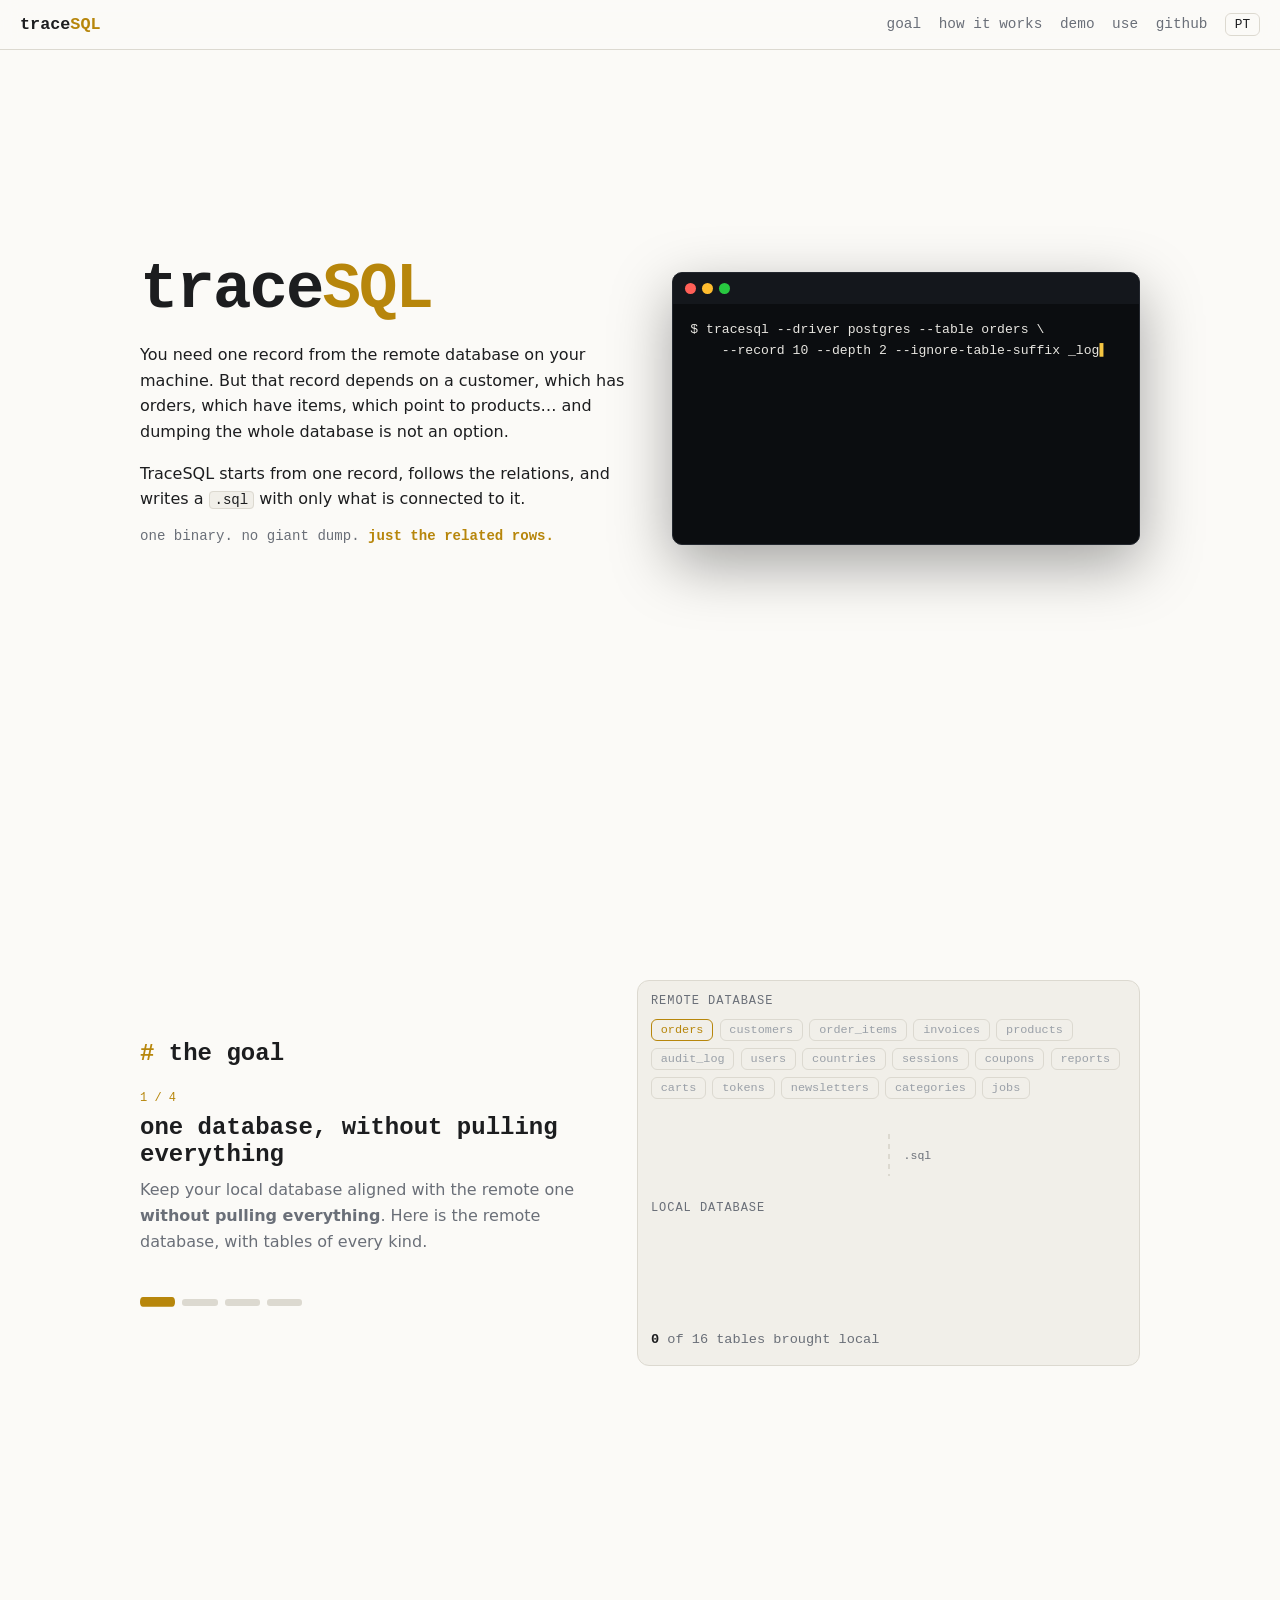
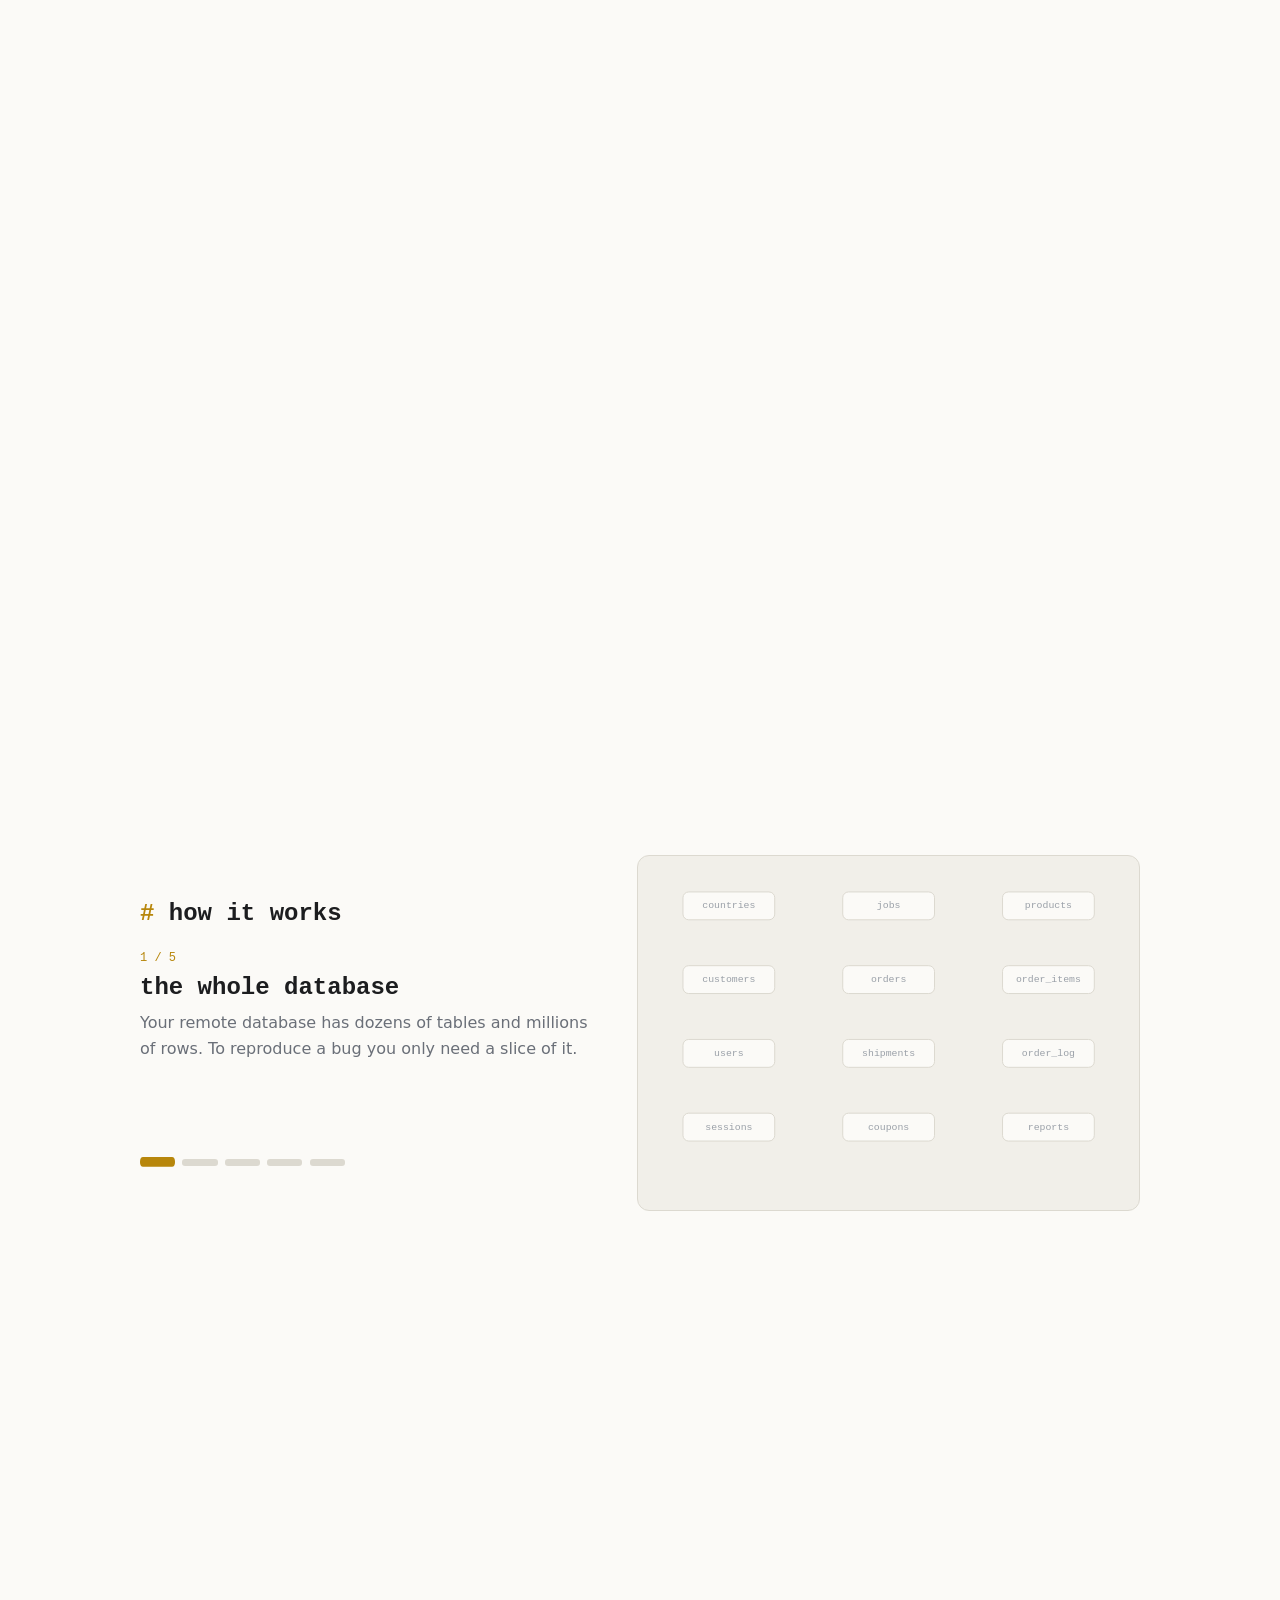
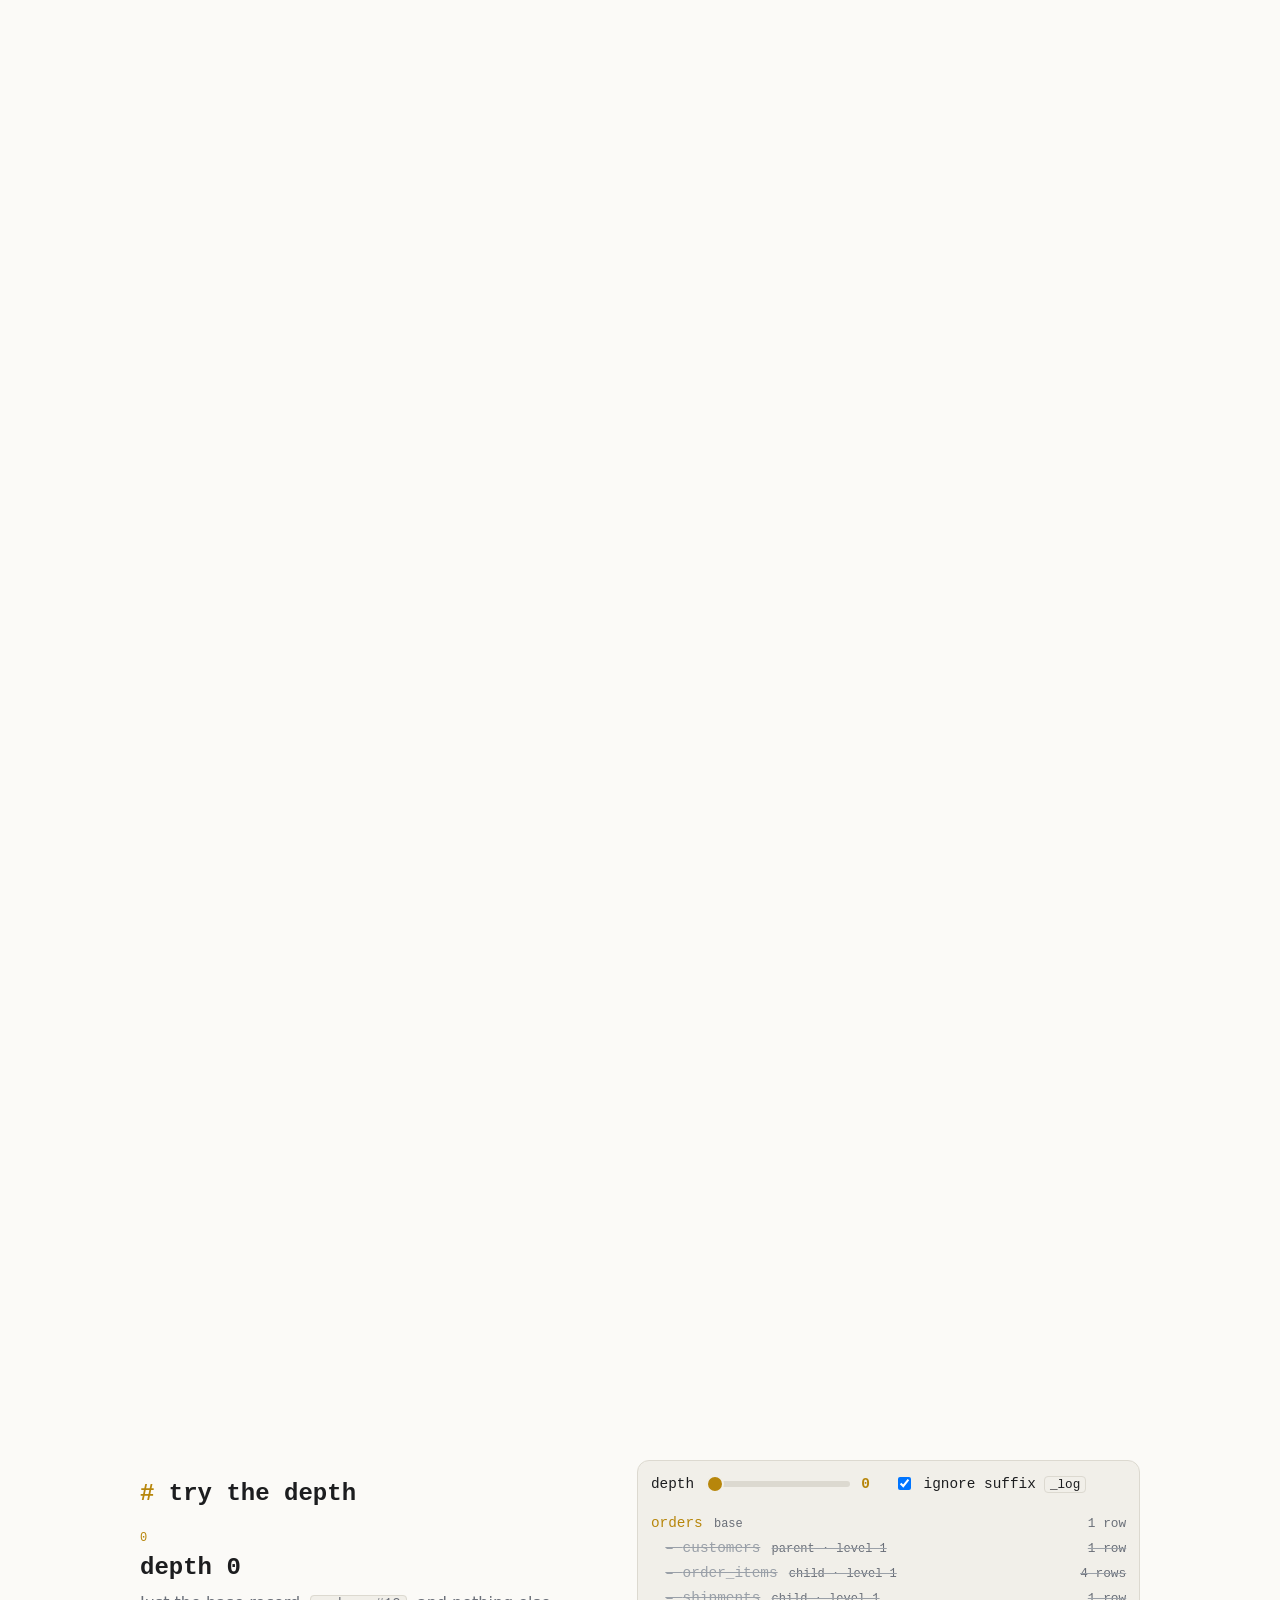
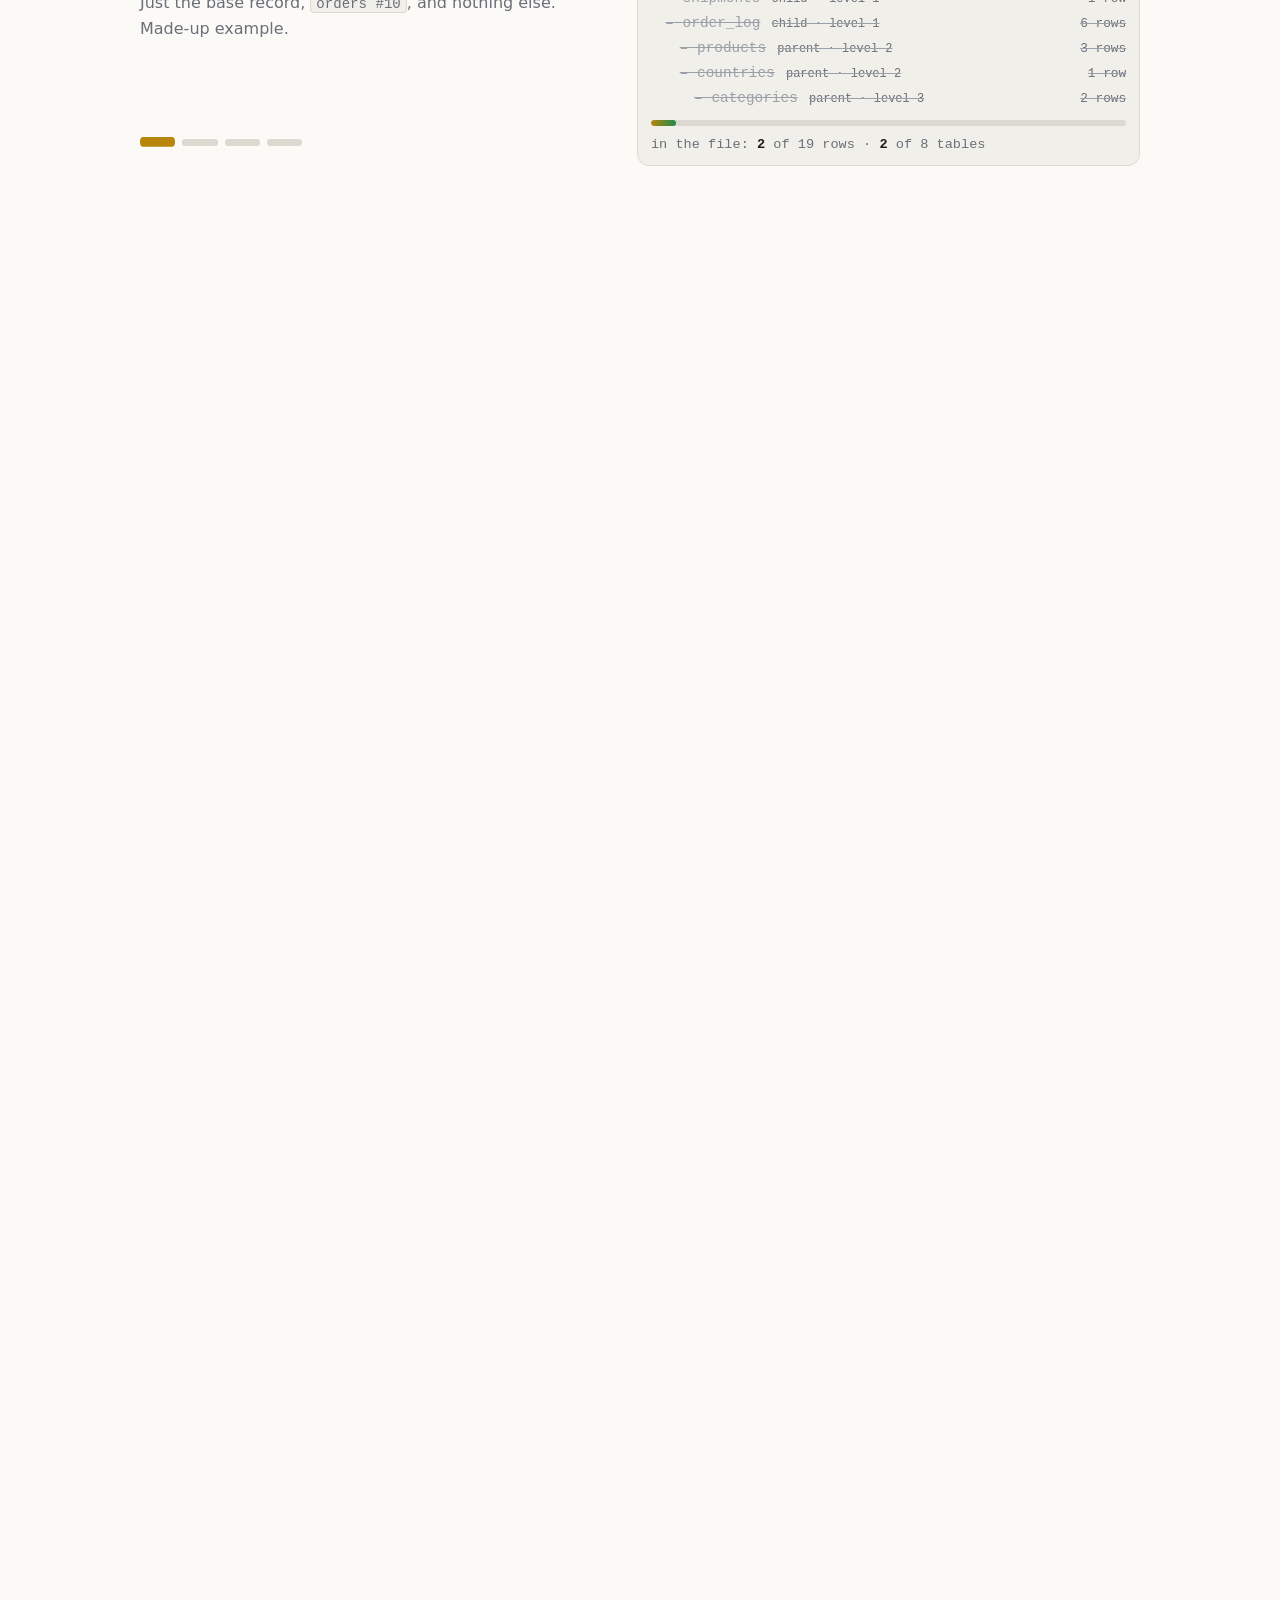
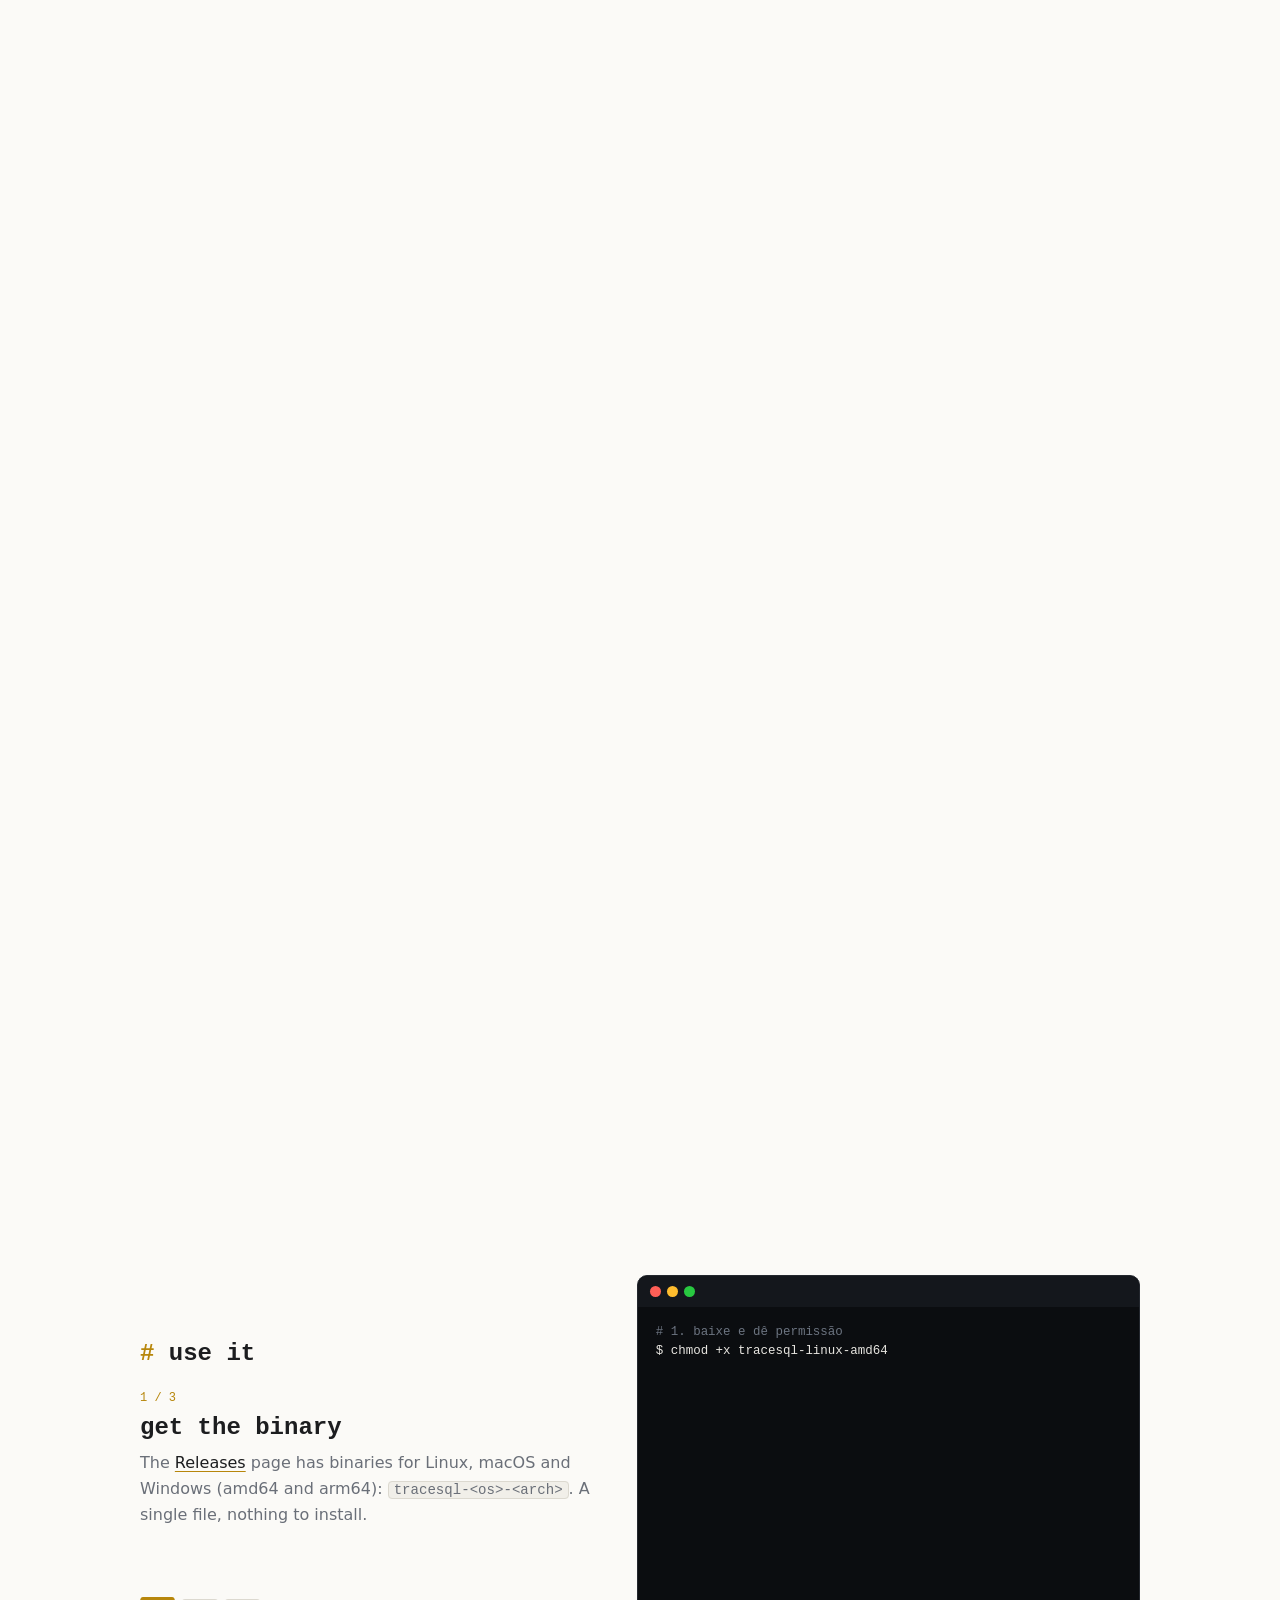
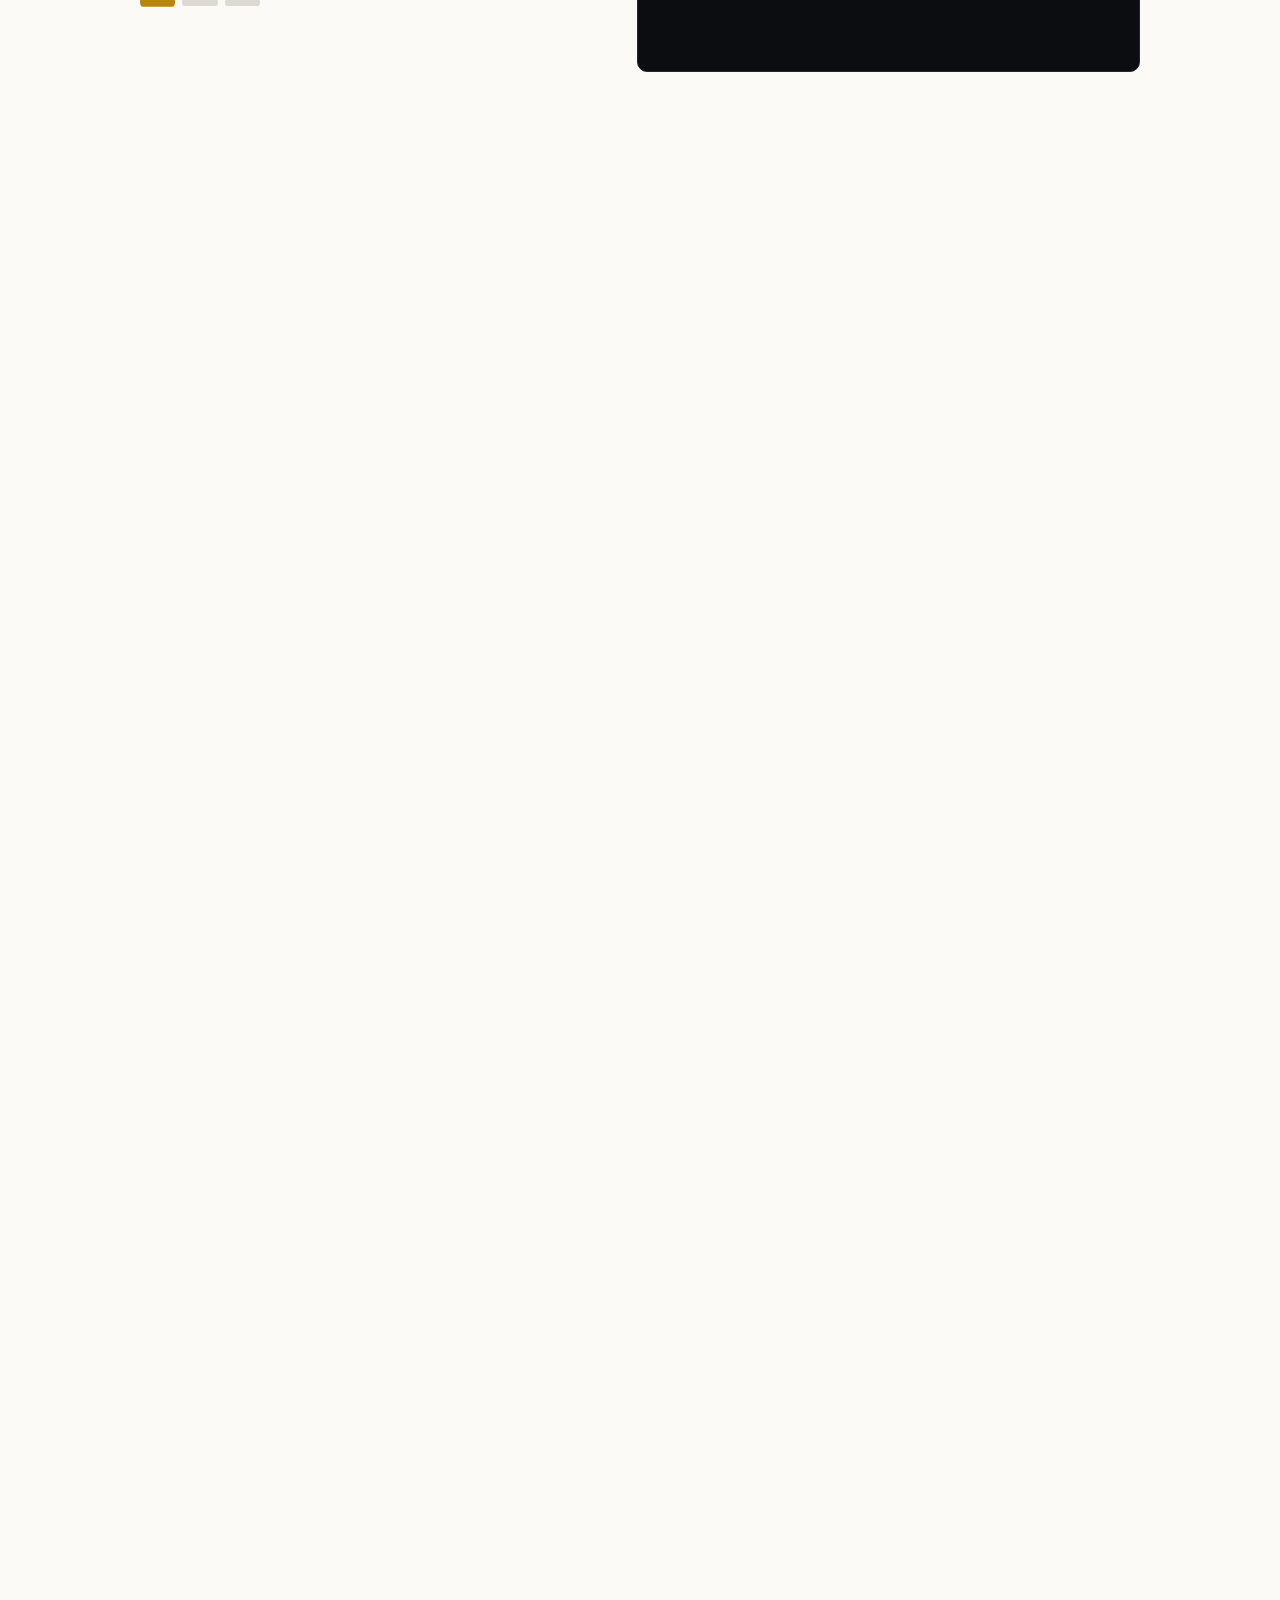
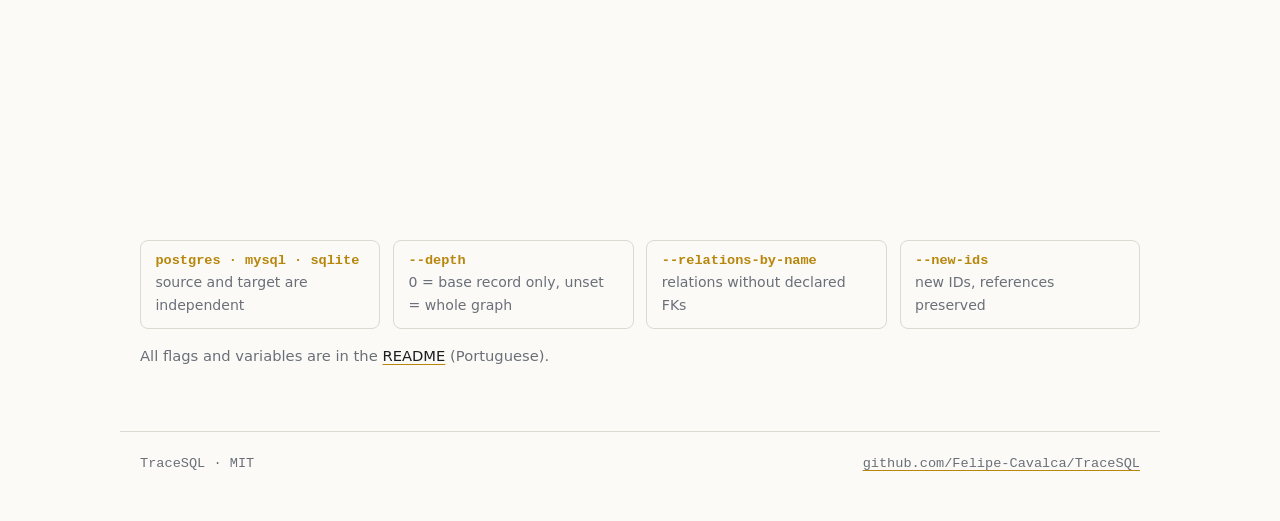
<file: site/index.html>
<!doctype html>
<html lang="pt">
<head>
<meta charset="utf-8">
<meta name="viewport" content="width=device-width, initial-scale=1">
<title>TraceSQL · só o que se relaciona</title>
<meta name="description" content="TraceSQL exporta um registro e todo o grafo relacional dele para um .sql, para manter uma base local alinhada com a remota sem puxar tudo. / Export one record and its related rows to keep a local database in sync with a remote one.">
<meta property="og:title" content="TraceSQL">
<meta property="og:description" content="Leve para o local só o registro e o que se relaciona com ele. / Pull just a record and what relates to it.">
<meta property="og:type" content="website">
<meta name="color-scheme" content="dark light">
<link rel="icon" href="favicon.svg" type="image/svg+xml">
<link rel="stylesheet" href="style.css">
</head>
<body>

<header class="top">
  <a class="brand" href="#top">trace<b>SQL</b></a>
  <nav>
    <a href="#objetivo"><span class="pt">objetivo</span><span class="en">goal</span></a>
    <a href="#como"><span class="pt">como funciona</span><span class="en">how it works</span></a>
    <a href="#demo"><span class="pt">demo</span><span class="en">demo</span></a>
    <a href="#usar"><span class="pt">usar</span><span class="en">use</span></a>
    <a href="https://github.com/Felipe-Cavalca/TraceSQL">github</a>
    <button id="lang" type="button" aria-label="Idioma / Language">EN</button>
  </nav>
</header>

<main id="top">

<section class="hero">
  <div class="hero-text">
    <h1>trace<b>SQL</b></h1>
    <p class="pt">Você precisa de um registro da base remota na sua máquina. Só que esse registro depende de um cliente, que tem pedidos, que têm itens, que apontam para produtos&hellip; e fazer dump da base inteira não é opção.</p>
    <p class="en">You need one record from the remote database on your machine. But that record depends on a customer, which has orders, which have items, which point to products&hellip; and dumping the whole database is not an option.</p>
    <p class="pt">O TraceSQL parte de um registro, segue as relações e gera um <code>.sql</code> só com o que está ligado a ele.</p>
    <p class="en">TraceSQL starts from one record, follows the relations, and writes a <code>.sql</code> with only what is connected to it.</p>
    <p class="hint"><span class="pt">um binário. sem dump gigante. <b>só os relacionados.</b></span><span class="en">one binary. no giant dump. <b>just the related rows.</b></span></p>
  </div>
  <div class="term" aria-hidden="true">
    <div class="term-bar"><i class="r"></i><i class="y"></i><i class="g"></i></div>
    <pre id="typed"></pre>
  </div>
</section>

<!-- objetivo: remoto -> .sql -> local, guiado pelo scroll -->
<section id="objetivo" class="scrolly">
  <div class="stage">
    <div class="stage-text">
      <h2><span class="pt">o objetivo</span><span class="en">the goal</span></h2>
      <div class="scenes">
        <div class="scene-text on">
          <span class="kick">1 / 4</span>
          <h3 class="pt">uma base, sem puxar tudo</h3><h3 class="en">one database, without pulling everything</h3>
          <p class="pt">Manter a base local alinhada com a remota <b>sem puxar tudo</b>. Aqui está a base remota, com tabelas de todo tipo.</p>
          <p class="en">Keep your local database aligned with the remote one <b>without pulling everything</b>. Here is the remote database, with tables of every kind.</p>
        </div>
        <div class="scene-text">
          <span class="kick">2 / 4</span>
          <h3 class="pt">só o que se relaciona</h3><h3 class="en">only what relates</h3>
          <p class="pt">A partir do registro que você apontou, o TraceSQL acha as tabelas ligadas a ele. O resto da base fica de fora.</p>
          <p class="en">From the record you picked, TraceSQL finds the tables connected to it. The rest of the database stays out.</p>
        </div>
        <div class="scene-text">
          <span class="kick">3 / 4</span>
          <h3 class="pt">vira um .sql</h3><h3 class="en">becomes one .sql</h3>
          <p class="pt">As linhas relacionadas, com o schema necessário, viram um único arquivo, no dialeto do banco de destino.</p>
          <p class="en">The related rows, with the schema they need, become a single file in the target database's dialect.</p>
        </div>
        <div class="scene-text">
          <span class="kick">4 / 4</span>
          <h3 class="pt">chega no local</h3><h3 class="en">lands locally</h3>
          <p class="pt">A base local recebe só a fatia: o que você precisa para reproduzir um problema, testar uma migração ou popular um ambiente.</p>
          <p class="en">Your local database gets just the slice: what you need to reproduce a bug, test a migration or seed an environment.</p>
        </div>
      </div>
      <div class="dots" role="tablist" aria-label="Etapas / Steps"></div>
    </div>
    <div class="stage-vis" aria-hidden="true">
      <div class="flow" id="flow">
        <div class="db">
          <h4><span class="pt">base remota</span><span class="en">remote database</span></h4>
          <div class="chips" id="remoteChips"></div>
        </div>
        <div class="pipe"><span class="dot"></span><span class="lbl">.sql</span></div>
        <div class="db">
          <h4><span class="pt">base local</span><span class="en">local database</span></h4>
          <div class="chips" id="localChips"></div>
        </div>
      </div>
      <p class="count flow-count" id="flowCount"></p>
    </div>
  </div>
</section>

<!-- como funciona -->
<section id="como" class="scrolly">
  <div class="stage" id="stage">
    <div class="stage-text">
      <h2><span class="pt">como funciona</span><span class="en">how it works</span></h2>
      <div class="scenes">
        <div class="scene-text on">
          <span class="kick">1 / 5</span>
          <h3 class="pt">a base inteira</h3><h3 class="en">the whole database</h3>
          <p class="pt">Sua base remota tem dezenas de tabelas e milhões de linhas. Para reproduzir um problema você só precisa de uma fatia dela.</p>
          <p class="en">Your remote database has dozens of tables and millions of rows. To reproduce a bug you only need a slice of it.</p>
        </div>
        <div class="scene-text">
          <span class="kick">2 / 5</span>
          <h3 class="pt">aponte um registro</h3><h3 class="en">pick a record</h3>
          <p class="pt">Informe tabela, coluna e valor. Ex.: <code>orders</code>, <code>id</code>, <code>10</code>. É o ponto de partida.</p>
          <p class="en">Give a table, column and value. E.g. <code>orders</code>, <code>id</code>, <code>10</code>. That is the starting point.</p>
        </div>
        <div class="scene-text">
          <span class="kick">3 / 5</span>
          <h3 class="pt">siga as relações</h3><h3 class="en">follow the relations</h3>
          <p class="pt">Pais e filhos por foreign key, ou pelo padrão <code>[tabela]_id</code> quando não há FK. Limite a profundidade e ignore tabelas como <code>_log</code>.</p>
          <p class="en">Parents and children via foreign keys, or the <code>[table]_id</code> pattern when there are none. Cap the depth and skip tables such as <code>_log</code>.</p>
        </div>
        <div class="scene-text">
          <span class="kick">4 / 5</span>
          <h3 class="pt">gere o SQL</h3><h3 class="en">get the SQL</h3>
          <p class="pt">O resto fica de fora. Sai um arquivo com <code>CREATE TABLE IF NOT EXISTS</code> e <code>INSERT</code>s no dialeto de destino: Postgres, MySQL ou SQLite.</p>
          <p class="en">Everything else stays out. You get one file with <code>CREATE TABLE IF NOT EXISTS</code> and <code>INSERT</code>s in the target dialect: Postgres, MySQL or SQLite.</p>
        </div>
        <div class="scene-text">
          <span class="kick">5 / 5</span>
          <h3 class="pt">migre / importe</h3><h3 class="en">migrate / import</h3>
          <p class="pt">Rode o arquivo na base local. Com <code>--new-ids</code>, os IDs são regenerados e as referências entre tabelas continuam corretas.</p>
          <p class="en">Run the file on your local database. With <code>--new-ids</code>, IDs are regenerated and cross-table references stay correct.</p>
        </div>
      </div>
      <div class="dots" role="tablist" aria-label="Etapas / Steps"></div>
    </div>

    <div class="stage-vis js-only" aria-hidden="true">
      <svg id="graphSvg" viewBox="0 0 580 400" xmlns="http://www.w3.org/2000/svg"></svg>
      <div class="sqlcard">
        <pre class="c3"><span class="k">-- export_orders_10.sql</span>
CREATE TABLE IF NOT EXISTS orders (...);
INSERT INTO orders VALUES (10, ...);
INSERT INTO customers VALUES (7, ...);
INSERT INTO products VALUES (3, ...);</pre>
        <pre class="c4">$ mysql local &lt; orders_10.sql
<span class="ok">✓</span> 5 <span class="pt">tabelas</span><span class="en">tables</span> · 9 <span class="pt">linhas importadas</span><span class="en">rows imported</span></pre>
      </div>
    </div>
  </div>
</section>

<!-- teste a profundidade: o scroll move a bolinha; dá para mexer à mão também -->
<section id="demo" class="scrolly">
  <div class="stage">
    <div class="stage-text">
      <h2><span class="pt">teste a profundidade</span><span class="en">try the depth</span></h2>
      <div class="scenes">
        <div class="scene-text on">
          <span class="kick">0</span>
          <h3 class="pt">profundidade 0</h3><h3 class="en">depth 0</h3>
          <p class="pt">Só o registro base, <code>orders #10</code>, e mais nada. Exemplo fictício.</p>
          <p class="en">Just the base record, <code>orders #10</code>, and nothing else. Made-up example.</p>
        </div>
        <div class="scene-text">
          <span class="kick">1</span>
          <h3 class="pt">profundidade 1</h3><h3 class="en">depth 1</h3>
          <p class="pt">Pais e filhos diretos: <code>customers</code>, <code>order_items</code>, <code>shipments</code>. A tabela <code>order_log</code> fica de fora por causa do sufixo <code>_log</code>.</p>
          <p class="en">Direct parents and children: <code>customers</code>, <code>order_items</code>, <code>shipments</code>. <code>order_log</code> stays out because of the <code>_log</code> suffix.</p>
        </div>
        <div class="scene-text">
          <span class="kick">2</span>
          <h3 class="pt">profundidade 2</h3><h3 class="en">depth 2</h3>
          <p class="pt">Um nível além: os produtos dos itens e o país do cliente.</p>
          <p class="en">One level further: the items' products and the customer's country.</p>
        </div>
        <div class="scene-text">
          <span class="kick">3</span>
          <h3 class="pt">sem limite</h3><h3 class="en">no limit</h3>
          <p class="pt">Sem <code>--depth</code> o grafo inteiro é percorrido. Agora é com você: mexa na bolinha ou desligue o filtro <code>_log</code>.</p>
          <p class="en">Without <code>--depth</code> the whole graph is walked. Now it's up to you: move the knob or turn the <code>_log</code> filter off.</p>
        </div>
      </div>
      <div class="dots" role="tablist" aria-label="Etapas / Steps"></div>
    </div>
    <div class="stage-vis">
      <div class="demo">
        <div class="controls">
          <label><span class="pt">profundidade</span><span class="en">depth</span>
            <input id="depth" type="range" min="0" max="3" value="0"><output id="depthOut">0</output></label>
          <label class="chk"><input id="skipLog" type="checkbox" checked>
            <span><span class="pt">ignorar sufixo</span><span class="en">ignore suffix</span> <code>_log</code></span></label>
        </div>
        <ul id="graph" class="graph"></ul>
        <div class="meter" aria-hidden="true"><i id="meterFill"></i></div>
        <p class="count" id="count"></p>
      </div>
    </div>
  </div>
</section>

<!-- usar -->
<section id="usar" class="scrolly">
  <div class="stage">
    <div class="stage-text">
      <h2><span class="pt">usar</span><span class="en">use it</span></h2>
      <div class="scenes">
        <div class="scene-text on">
          <span class="kick">1 / 3</span>
          <h3 class="pt">baixe o binário</h3><h3 class="en">get the binary</h3>
          <p class="pt">Nas <a href="https://github.com/Felipe-Cavalca/TraceSQL/releases/latest">Releases</a> há binários para Linux, macOS e Windows (amd64 e arm64): <code>tracesql-&lt;os&gt;-&lt;arch&gt;</code>. Um arquivo só, sem instalar nada.</p>
          <p class="en">The <a href="https://github.com/Felipe-Cavalca/TraceSQL/releases/latest">Releases</a> page has binaries for Linux, macOS and Windows (amd64 and arm64): <code>tracesql-&lt;os&gt;-&lt;arch&gt;</code>. A single file, nothing to install.</p>
        </div>
        <div class="scene-text">
          <span class="kick">2 / 3</span>
          <h3 class="pt">exporte</h3><h3 class="en">export</h3>
          <p class="pt">Sem flags, ele pergunta o que faltar no terminal. Também lê <code>.env</code> e variáveis <code>TRACESQL_*</code>.</p>
          <p class="en">With no flags it asks for whatever is missing. It also reads <code>.env</code> and <code>TRACESQL_*</code> variables.</p>
        </div>
        <div class="scene-text">
          <span class="kick">3 / 3</span>
          <h3 class="pt">importe no local</h3><h3 class="en">import locally</h3>
          <p class="pt">Rode o <code>.sql</code> na sua base. Origem e destino são independentes: Postgres, MySQL ou SQLite.</p>
          <p class="en">Run the <code>.sql</code> on your database. Source and target are independent: Postgres, MySQL or SQLite.</p>
        </div>
      </div>
      <div class="dots" role="tablist" aria-label="Etapas / Steps"></div>
    </div>
    <div class="stage-vis plain">
      <div class="term static">
        <div class="term-bar"><i class="r"></i><i class="y"></i><i class="g"></i></div>
<pre><span class="blk b0"><span class="c"># 1. baixe e dê permissão</span>
$ chmod +x tracesql-linux-amd64

</span><span class="blk b1"><span class="c"># 2. postgres remoto &rarr; .sql para mysql local</span>
$ ./tracesql-linux-amd64 \
  --driver postgres \
  --host db.exemplo.com --port 5432 \
  --user app --database app \
  --table orders --record 10 \
  --depth 2 \
  --ignore-table-suffix _log \
  --new-ids \
  --output-driver mysql \
  --out ./orders_10.sql

</span><span class="blk b2"><span class="c"># 3. importe</span>
$ mysql local &lt; orders_10.sql</span></pre>
      </div>
    </div>
  </div>
</section>

<section class="extra">
  <div class="grid">
    <div><b>postgres · mysql · sqlite</b><span class="pt">origem e destino independentes</span><span class="en">source and target are independent</span></div>
    <div><b>--depth</b><span class="pt">0 = só o registro, vazio = grafo todo</span><span class="en">0 = base record only, unset = whole graph</span></div>
    <div><b>--relations-by-name</b><span class="pt">relações sem FK declarada</span><span class="en">relations without declared FKs</span></div>
    <div><b>--new-ids</b><span class="pt">IDs novos, referências preservadas</span><span class="en">new IDs, references preserved</span></div>
  </div>
  <p class="more"><span class="pt">Todas as flags e variáveis estão no <a href="https://github.com/Felipe-Cavalca/TraceSQL#readme">README</a>.</span><span class="en">All flags and variables are in the <a href="https://github.com/Felipe-Cavalca/TraceSQL#readme">README</a> (Portuguese).</span></p>
</section>

</main>

<footer>
  <span>TraceSQL · MIT</span>
  <a href="https://github.com/Felipe-Cavalca/TraceSQL">github.com/Felipe-Cavalca/TraceSQL</a>
</footer>

<script src="script.js"></script>
</body>
</html>
</file>
<file: site/style.css>
:root {
  --bg: #fbfaf7; --bg2: #f1efe9; --fg: #1c1d1f; --muted: #6a6f78; --border: #dcd9d0;
  --accent: #b7860b; --ok: #1f8a4c; --off: #9aa0a8;
  --term-bg: #0b0d10; --term-fg: #e8e6e1;
  --mono: "SF Mono", ui-monospace, Menlo, Consolas, monospace;
  --sans: -apple-system, system-ui, "Inter", Helvetica, Arial, sans-serif;
}
@media (prefers-color-scheme: dark) {
  :root {
    --bg: #0b0d10; --bg2: #111419; --fg: #e8e6e1; --muted: #8a9099; --border: #23272e;
    --accent: #f5c542; --ok: #6bd98a; --off: #5a606a; --term-bg: #07090b;
  }
}

* { box-sizing: border-box; }
html { scroll-behavior: smooth; }
body { margin: 0; background: var(--bg); color: var(--fg); font: 16px/1.6 var(--sans); }
a { color: var(--fg); text-decoration-color: var(--accent); text-underline-offset: 3px; }
a:hover { color: var(--accent); }
code, pre { font-family: var(--mono); }
code { background: var(--bg2); border: 1px solid var(--border); border-radius: 4px; padding: 0 .35em; font-size: .88em; }
b { font-weight: 700; }

html[lang="pt"] .en, html[lang="en"] .pt { display: none !important; }

.top { position: sticky; top: 0; z-index: 5; display: flex; justify-content: space-between; align-items: center;
  padding: .8rem 1.25rem; background: color-mix(in srgb, var(--bg) 88%, transparent); backdrop-filter: blur(8px);
  border-bottom: 1px solid var(--border); }
.brand { font: 700 1.05rem var(--mono); text-decoration: none; }
.brand b, h1 b { color: var(--accent); }
.top nav { display: flex; gap: 1.1rem; align-items: center; font: .9rem var(--mono); }
.top nav a { text-decoration: none; color: var(--muted); }
.top nav a:hover { color: var(--accent); }
#lang { font: .8rem var(--mono); background: none; color: var(--fg); border: 1px solid var(--border);
  border-radius: 6px; padding: .2rem .55rem; cursor: pointer; }
#lang:hover { border-color: var(--accent); }

main { max-width: 1040px; margin: 0 auto; padding: 0 1.25rem; }
section { padding: 4rem 0 1rem; }
h1 { font: 700 clamp(2.6rem, 8vw, 4rem)/1 var(--mono); margin: 0 0 1.25rem; letter-spacing: -.03em; }
h2 { font: 700 1.5rem var(--mono); margin: 0 0 1rem; }
h2::before { content: "# "; color: var(--accent); }
h3 { font: 700 1rem var(--mono); margin: 1.4rem 0 .3rem; }

.hero { display: grid; grid-template-columns: 1.05fr 1fr; gap: 2.5rem; align-items: center; min-height: 78vh; padding-top: 2rem; }
.hero-text p { margin: 0 0 1rem; max-width: 34rem; }
.hint { color: var(--muted); font: .88rem var(--mono); }
.hint b { color: var(--accent); }
.lead { max-width: 44rem; }

.term { background: var(--term-bg); color: var(--term-fg); border: 1px solid #23272e; border-radius: 10px;
  box-shadow: 0 20px 60px rgba(0,0,0,.35); overflow: hidden; }
.term-bar { display: flex; gap: 6px; padding: 10px 12px; background: #14171c; }
.term-bar i { width: 11px; height: 11px; border-radius: 50%; display: block; }
.term-bar .r { background: #ff5f57; } .term-bar .y { background: #febc2e; } .term-bar .g { background: #28c840; }
.term pre { margin: 0; padding: 1rem 1.1rem 1.2rem; font-size: .82rem; line-height: 1.55; white-space: pre-wrap; min-height: 15rem; }
.term .c { color: #6c7480; }
.cur::after { content: "▌"; color: #f5c542; animation: blink 1s steps(2) infinite; }
@keyframes blink { 50% { opacity: 0; } }

.flow { display: grid; grid-template-columns: 1fr 5.5rem 1fr; align-items: center; gap: .5rem; margin-top: 1.75rem;
  background: var(--bg2); border: 1px solid var(--border); border-radius: 10px; padding: 1.1rem 1.25rem; }
.db h4 { margin: 0 0 .7rem; font: .75rem var(--mono); color: var(--muted); text-transform: uppercase; letter-spacing: .08em; }
.chips { display: flex; flex-wrap: wrap; gap: .4rem; min-height: 6.2rem; align-content: flex-start; }
.chip { font: .74rem var(--mono); padding: .2rem .55rem; border: 1px solid var(--border); border-radius: 6px;
  color: var(--off); transition: color .3s, border-color .3s, background .3s, transform .3s, opacity .3s; }
.chip.base { border-color: var(--accent); color: var(--accent); }
.chip.hit { color: var(--bg); background: var(--accent); border-color: var(--accent); transform: scale(1.08); }
.chip.hit.done { color: var(--accent); background: transparent; transform: none; }
.chips.local .chip { opacity: 0; transform: translateY(6px); border-style: dashed; }
.chips.local .chip.in { opacity: 1; transform: none; color: var(--ok); border: 1px solid var(--ok); }
.pipe { position: relative; height: 2px; background-image: linear-gradient(90deg, var(--border) 50%, transparent 0);
  background-size: 10px 2px; animation: dash 1s linear infinite; }
.pipe .lbl { position: absolute; top: -1.35rem; left: 50%; transform: translateX(-50%); font: .72rem var(--mono); color: var(--muted); }
.pipe .dot { position: absolute; top: -4px; left: 0; width: 10px; height: 10px; border-radius: 50%; background: var(--accent); opacity: 0; }
.pipe.go .dot { animation: travel .7s ease-in forwards; }
@keyframes dash { to { background-position: 10px 0; } }
@keyframes travel { 0% { left: 0; opacity: 1; } 90% { opacity: 1; } 100% { left: calc(100% - 10px); opacity: 0; } }
.flow-count { margin-top: .6rem; min-height: 1.5em; }

.js .step { opacity: 0; transform: translateY(14px); transition: opacity .5s ease, transform .5s ease; }
.js .step.show { opacity: 1; transform: none; }

.steps { display: grid; grid-template-columns: repeat(auto-fit, minmax(220px, 1fr)); gap: 1rem; margin-top: 1.5rem; }
.step { background: var(--bg2); border: 1px solid var(--border); border-radius: 10px; padding: 1rem 1.1rem; }
.step > span { font: 700 .8rem var(--mono); color: var(--accent); }
.step h3 { margin-top: .2rem; }
.step p { margin: 0; color: var(--muted); font-size: .92rem; }

.demo { margin-top: 1.5rem; background: var(--bg2); border: 1px solid var(--border); border-radius: 10px; padding: 1.1rem 1.25rem; }
.controls { display: flex; flex-wrap: wrap; gap: 1.5rem; align-items: center; font: .9rem var(--mono); }
.controls label { display: flex; align-items: center; gap: .6rem; }
.controls input[type=range] { accent-color: var(--accent); width: 9rem; }
output { min-width: 1ch; color: var(--accent); font-weight: 700; }
.graph { list-style: none; margin: 1.1rem 0 .6rem; padding: 0; font: .9rem var(--mono); }
.graph li { display: flex; gap: .7rem; align-items: baseline; padding: .28rem 0; transition: opacity .15s; }
.graph .tag { min-width: 5.2rem; font-size: .75rem; color: var(--muted); }
.graph .n { color: var(--muted); font-size: .8rem; margin-left: auto; }
.graph li.in { color: var(--ok); }
.graph li.in .name::before { content: "✓ "; }
.graph li.out { color: var(--off); text-decoration: line-through; }
.graph li.out .name::before { content: "– "; }
.graph li.base { color: var(--accent); }
.count { margin: 0; font: .85rem var(--mono); color: var(--muted); }
.count b { color: var(--fg); }

.cols { display: grid; grid-template-columns: 1fr 1.2fr; gap: 2rem; align-items: start; }
.cols h3:first-child { margin-top: 0; }
.term.static pre { min-height: 0; font-size: .78rem; }
.grid { display: grid; grid-template-columns: repeat(auto-fit, minmax(210px, 1fr)); gap: .8rem; margin-top: 2rem; }
.grid div { border: 1px solid var(--border); border-radius: 8px; padding: .75rem .9rem; display: flex; flex-direction: column; gap: .2rem; }
.grid b { font: 700 .85rem var(--mono); color: var(--accent); }
.grid span { color: var(--muted); font-size: .88rem; }
.more { color: var(--muted); font-size: .92rem; }

footer { max-width: 1040px; margin: 4rem auto 0; padding: 1.5rem 1.25rem 3rem; border-top: 1px solid var(--border);
  display: flex; justify-content: space-between; flex-wrap: wrap; gap: .5rem; color: var(--muted); font: .85rem var(--mono); }
footer a { color: var(--muted); }

@media (max-width: 760px) {
  .hero { grid-template-columns: 1fr; min-height: 0; }
  .cols { grid-template-columns: 1fr; }
  .flow { grid-template-columns: 1fr; gap: 1.6rem; }
  .pipe { width: 2px; height: 3rem; justify-self: center; background-image: linear-gradient(180deg, var(--border) 50%, transparent 0);
    background-size: 2px 10px; animation-name: dash-v; }
  .pipe .lbl { top: 50%; left: 1rem; transform: translateY(-50%); }
  .pipe .dot { left: -4px; top: 0; }
  .pipe.go .dot { animation-name: travel-v; }
  .top nav a:not(:last-of-type) { display: none; }
  .top nav a[href^="https"] { display: inline; }
}
@keyframes dash-v { to { background-position: 0 10px; } }
@keyframes travel-v { 0% { top: 0; opacity: 1; } 90% { opacity: 1; } 100% { top: calc(100% - 10px); opacity: 0; } }
@media (prefers-reduced-motion: reduce) {
  html { scroll-behavior: auto; }
  .cur::after, .pipe { animation: none; }
  .js .step { opacity: 1; transform: none; transition: none; }
  .chip { transition: none; }
}

/* scrollytelling: palco sticky que troca de cena com o scroll */
.scrolly { padding: 3rem 0 0; }
.stage { display: grid; grid-template-columns: 1fr 1.1fr; gap: 2.5rem; align-items: center; }
.sc .scrolly { height: 430vh; padding-top: 0; }
.sc .stage { position: sticky; top: 3.6rem; height: calc(100vh - 3.6rem); height: calc(100svh - 3.6rem); }
.scene-text { margin-bottom: 1.5rem; }
.scene-text h3 { font-size: 1.5rem; margin: .3rem 0 .6rem; }
.scene-text p { color: var(--muted); max-width: 30rem; margin: 0; }
.kick { font: .75rem var(--mono); color: var(--accent); }
.scenes { position: relative; }
.sc .scenes { min-height: 12rem; }
.sc .scene-text { position: absolute; top: 0; left: 0; right: 0; margin: 0; opacity: 0; transform: translateY(18px);
  transition: opacity .45s ease, transform .45s ease; pointer-events: none; }
.sc .scene-text.on { opacity: 1; transform: none; pointer-events: auto; }
.dots { display: none; gap: .45rem; margin-top: 1.5rem; }
.sc .dots { display: flex; }
.dots button { width: 2.2rem; height: .4rem; border: 0; border-radius: 3px; padding: 0; cursor: pointer; background: var(--border);
  transition: background .3s, transform .3s; }
.dots button.done { background: color-mix(in srgb, var(--accent) 45%, var(--border)); }
.dots button.on { background: var(--accent); transform: scaleY(1.6); }

.stage-vis { position: relative; background: var(--bg2); border: 1px solid var(--border); border-radius: 12px; padding: .8rem; }
.stage-vis svg { width: 100%; height: auto; display: block; font-family: var(--mono); }
.node { transition: opacity .5s ease, transform .5s ease; transform-box: fill-box; transform-origin: center; }
.node rect { fill: var(--bg); stroke: var(--border); stroke-width: 1.2; transition: stroke .4s ease var(--dl, 0s), stroke-width .4s ease; }
.node text { fill: var(--off); font-size: 12px; text-anchor: middle; dominant-baseline: central; transition: fill .4s ease var(--dl, 0s); }
.link { fill: none; stroke: var(--accent); stroke-width: 1.8; stroke-dasharray: 1; stroke-dashoffset: 1;
  transition: stroke-dashoffset .6s ease var(--dl, 0s), stroke .4s ease, opacity .4s ease; }
.link.ign { stroke: var(--off); }
.badge { fill: var(--accent); font-size: 11px; text-anchor: middle; opacity: 0; transition: opacity .4s ease; }
.at1 .badge { opacity: 1; }
.at1 .node.base rect { stroke: var(--accent); stroke-width: 2.2; }
.at1 .node.base text { fill: var(--accent); }
.at2 .link { stroke-dashoffset: 0; }
.at2 .node.rel rect { stroke: var(--accent); }
.at2 .node.rel text { fill: var(--fg); }
.at2 .node.ign rect { stroke-dasharray: 4 3; }
.at2 .node.ign text { text-decoration: line-through; }
.at3 .node:not(.rel):not(.base) { opacity: .12; transform: scale(.92); }
.at3 .link.ign { opacity: .12; }
.at4 .node.rel rect, .at4 .node.base rect { stroke: var(--ok); }
.at4 .node.rel text, .at4 .node.base text { fill: var(--ok); }
.at4 .link:not(.ign) { stroke: var(--ok); }

.sqlcard { position: absolute; left: .8rem; right: .8rem; bottom: .8rem; background: var(--term-bg); color: var(--term-fg);
  border: 1px solid #23272e; border-radius: 8px; padding: .55rem .8rem; font: .7rem/1.5 var(--mono);
  opacity: 0; transform: translateY(12px); transition: opacity .45s ease, transform .45s ease; pointer-events: none; }
.sqlcard pre { margin: 0; white-space: pre-wrap; }
.sqlcard .c4 { display: none; }
.sqlcard .k { color: #6c7480; }
.sqlcard .ok { color: #6bd98a; }
.at3 .sqlcard { opacity: 1; transform: none; }
.at4 .sqlcard .c3 { display: none; }
.at4 .sqlcard .c4 { display: block; }
html:not(.sc) .js-only { display: none; }

/* demo de profundidade: transições ao mexer na bolinha */
.graph li { transition: color .35s ease var(--dl, 0s), opacity .35s ease var(--dl, 0s); padding-left: calc(var(--d, 0) * .9rem); border-radius: 6px; }
.graph li.enter { animation: enter .5s ease var(--dl, 0s) both; }
.graph li.leave { animation: leave .4s ease var(--dl, 0s) both; }
@keyframes enter { from { transform: translateX(-12px); background: color-mix(in srgb, var(--ok) 22%, transparent); } to { transform: none; background: transparent; } }
@keyframes leave { from { transform: translateX(0); } 50% { transform: translateX(8px); } to { transform: none; } }
.meter { height: 6px; background: var(--border); border-radius: 3px; overflow: hidden; margin: .5rem 0 .7rem; }
.meter i { display: block; height: 100%; width: 0; background: linear-gradient(90deg, var(--accent), var(--ok)); border-radius: 3px;
  transition: width .45s cubic-bezier(.2, .8, .2, 1); }
output.bump { animation: bump .3s ease; }
@keyframes bump { 40% { transform: scale(1.6); } }
.controls input[type=range] { -webkit-appearance: none; appearance: none; height: 6px; border-radius: 3px; cursor: pointer;
  background: linear-gradient(90deg, var(--accent) var(--p, 33%), var(--border) var(--p, 33%)); transition: background .2s; }
.controls input[type=range]::-webkit-slider-thumb { -webkit-appearance: none; width: 18px; height: 18px; border-radius: 50%;
  background: var(--accent); border: 2px solid var(--bg2); box-shadow: 0 0 0 0 color-mix(in srgb, var(--accent) 40%, transparent); transition: box-shadow .2s, transform .2s; }
.controls input[type=range]:active::-webkit-slider-thumb { transform: scale(1.2); box-shadow: 0 0 0 7px color-mix(in srgb, var(--accent) 25%, transparent); }
.controls input[type=range]::-moz-range-thumb { width: 16px; height: 16px; border-radius: 50%; background: var(--accent); border: 2px solid var(--bg2); }

@media (max-width: 760px) {
  .stage { grid-template-columns: 1fr; gap: 1rem; }
  .sc .stage { align-content: center; }
  .stage-vis { order: -1; }
  .sqlcard { position: static; margin-top: .6rem; display: none; }
  .at3 .sqlcard { display: block; }
  .sc .scenes { min-height: 11rem; }
  .scene-text h3 { font-size: 1.2rem; }
}
@media (prefers-reduced-motion: reduce) {
  .node, .node rect, .node text, .link, .sqlcard, .sc .scene-text, .graph li, .meter i, .dots button { transition: none; }
  .graph li.enter, .graph li.leave, output.bump { animation: none; }
}

/* todas as seções de tela cheia: altura proporcional ao número de cenas */
.sc .scrolly { height: calc(100vh + (var(--n, 5) - 1) * 80vh); height: calc(100svh + (var(--n, 5) - 1) * 80vh); }
.stage-vis { max-height: 100%; overflow: auto; }
.stage-vis.plain { background: none; border: 0; padding: 0; overflow: visible; }

/* objetivo: fluxo vertical dentro do palco */
.stage-vis .flow { display: flex; flex-direction: column; align-items: stretch; gap: 1.6rem; margin: 0; padding: 0;
  background: none; border: 0; border-radius: 0; }
.stage-vis .flow .chips { min-height: 5.6rem; }
.stage-vis .flow .pipe { width: 2px; height: 2.6rem; align-self: center; background-image: linear-gradient(180deg, var(--border) 50%, transparent 0);
  background-size: 2px 10px; animation-name: dash-v; }
.stage-vis .flow .pipe .lbl { top: 50%; left: 1rem; transform: translateY(-50%); }
.stage-vis .flow .pipe .dot { left: -4px; top: 0; }
.stage-vis .flow .pipe.go .dot { animation-name: travel-v; }
.stage-vis .flow-count { margin: 1rem 0 0; }
.chips.local .chip.in { transition-delay: calc(var(--i, 0) * 110ms); }
.chip.hit { transition-delay: calc(var(--i, 0) * 110ms); }
.chip.hit.done { transition-delay: 0s; }

/* demo dentro do palco */
.stage-vis .demo { margin: 0; background: none; border: 0; padding: 0; }

/* usar: terminal com blocos que aparecem por cena */
.stage-vis .term.static { box-shadow: none; }
.sc .blk { opacity: 0; transition: opacity .5s ease; }
.sc .b0, .sc.sc-usar .b0 { opacity: 1; }
.at1 .b1, .at2 .b1, .at2 .b2 { opacity: 1; }
.at1 .b0, .at2 .b0 { opacity: .4; }
.at2 .b1 { opacity: .4; }
.extra { padding: 3rem 0 0; }
.sc .extra { padding-top: 1rem; }

@media (max-width: 760px) {
  .stage-vis { max-height: 52vh; }
  .stage-vis .flow { gap: 1rem; }
  .stage-vis .flow .chips { min-height: 0; }
  .stage-vis .flow .pipe { height: 1.8rem; }
}
</file>
